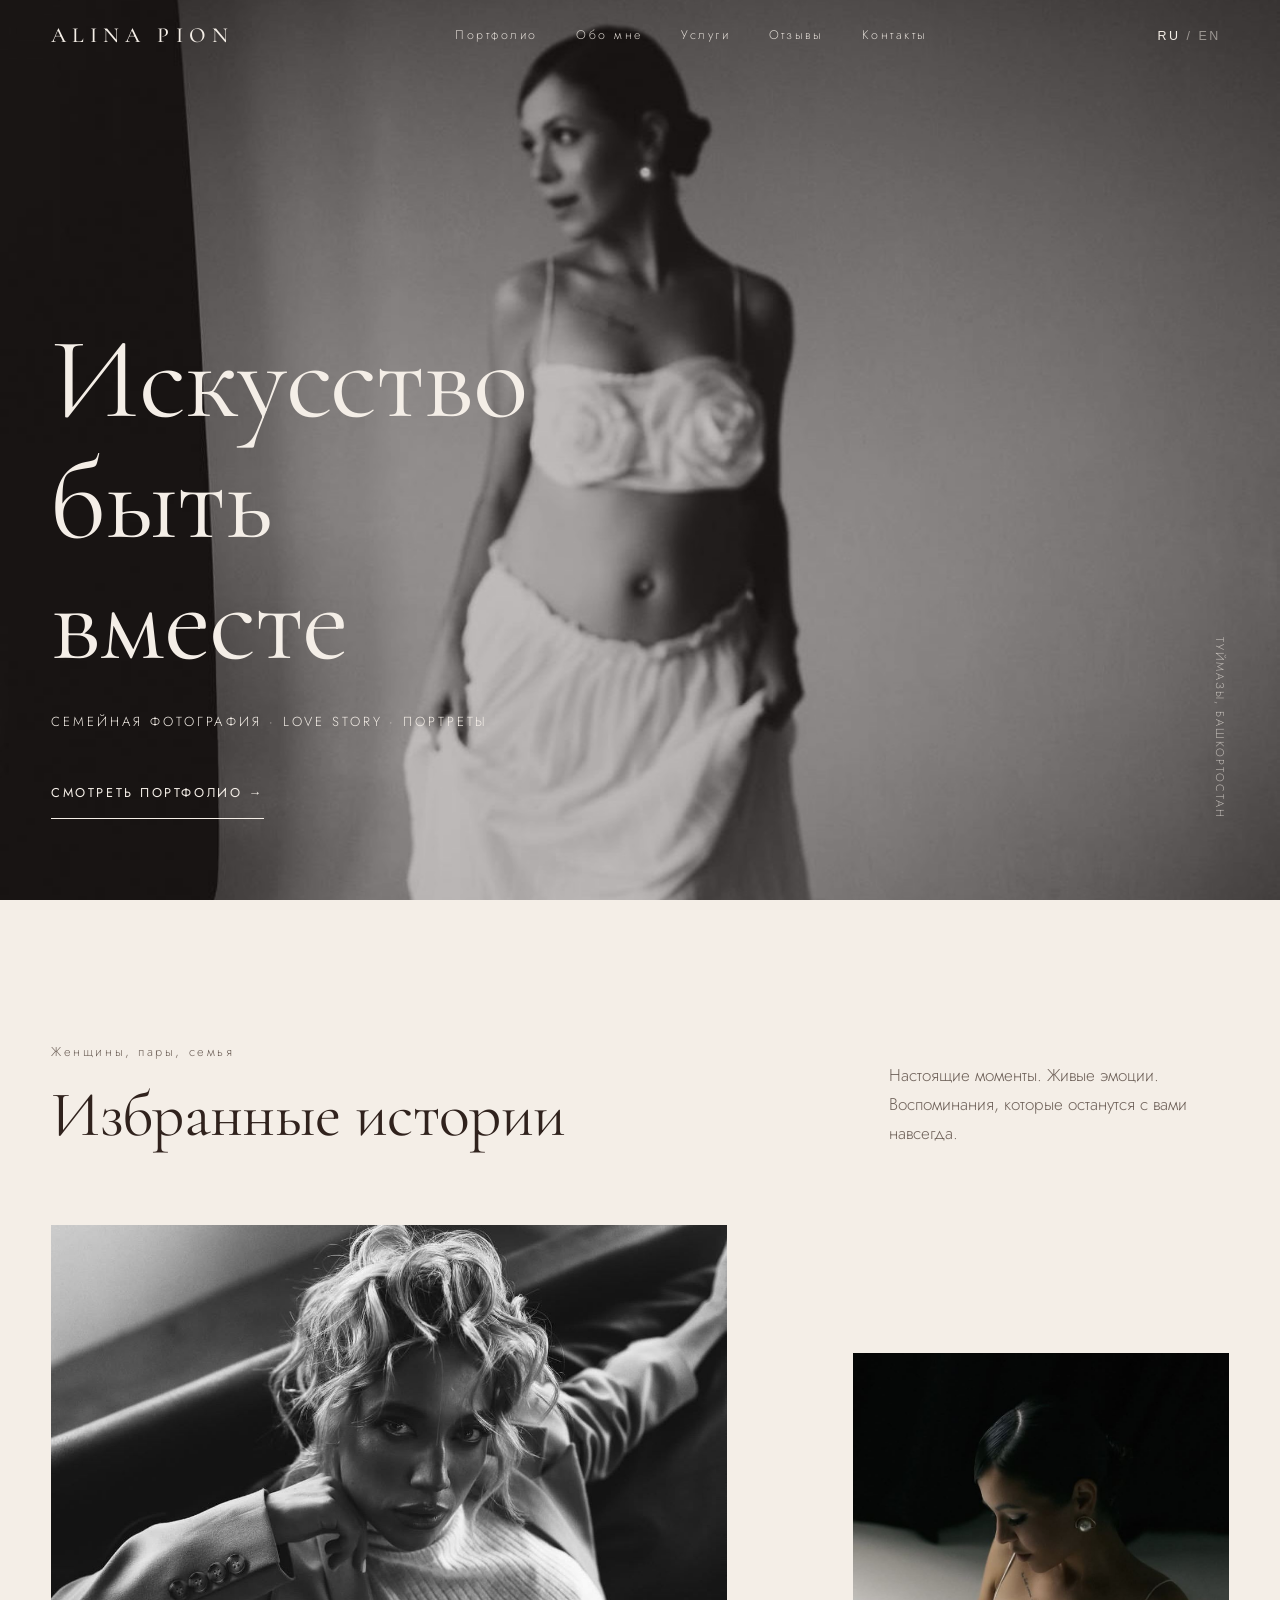
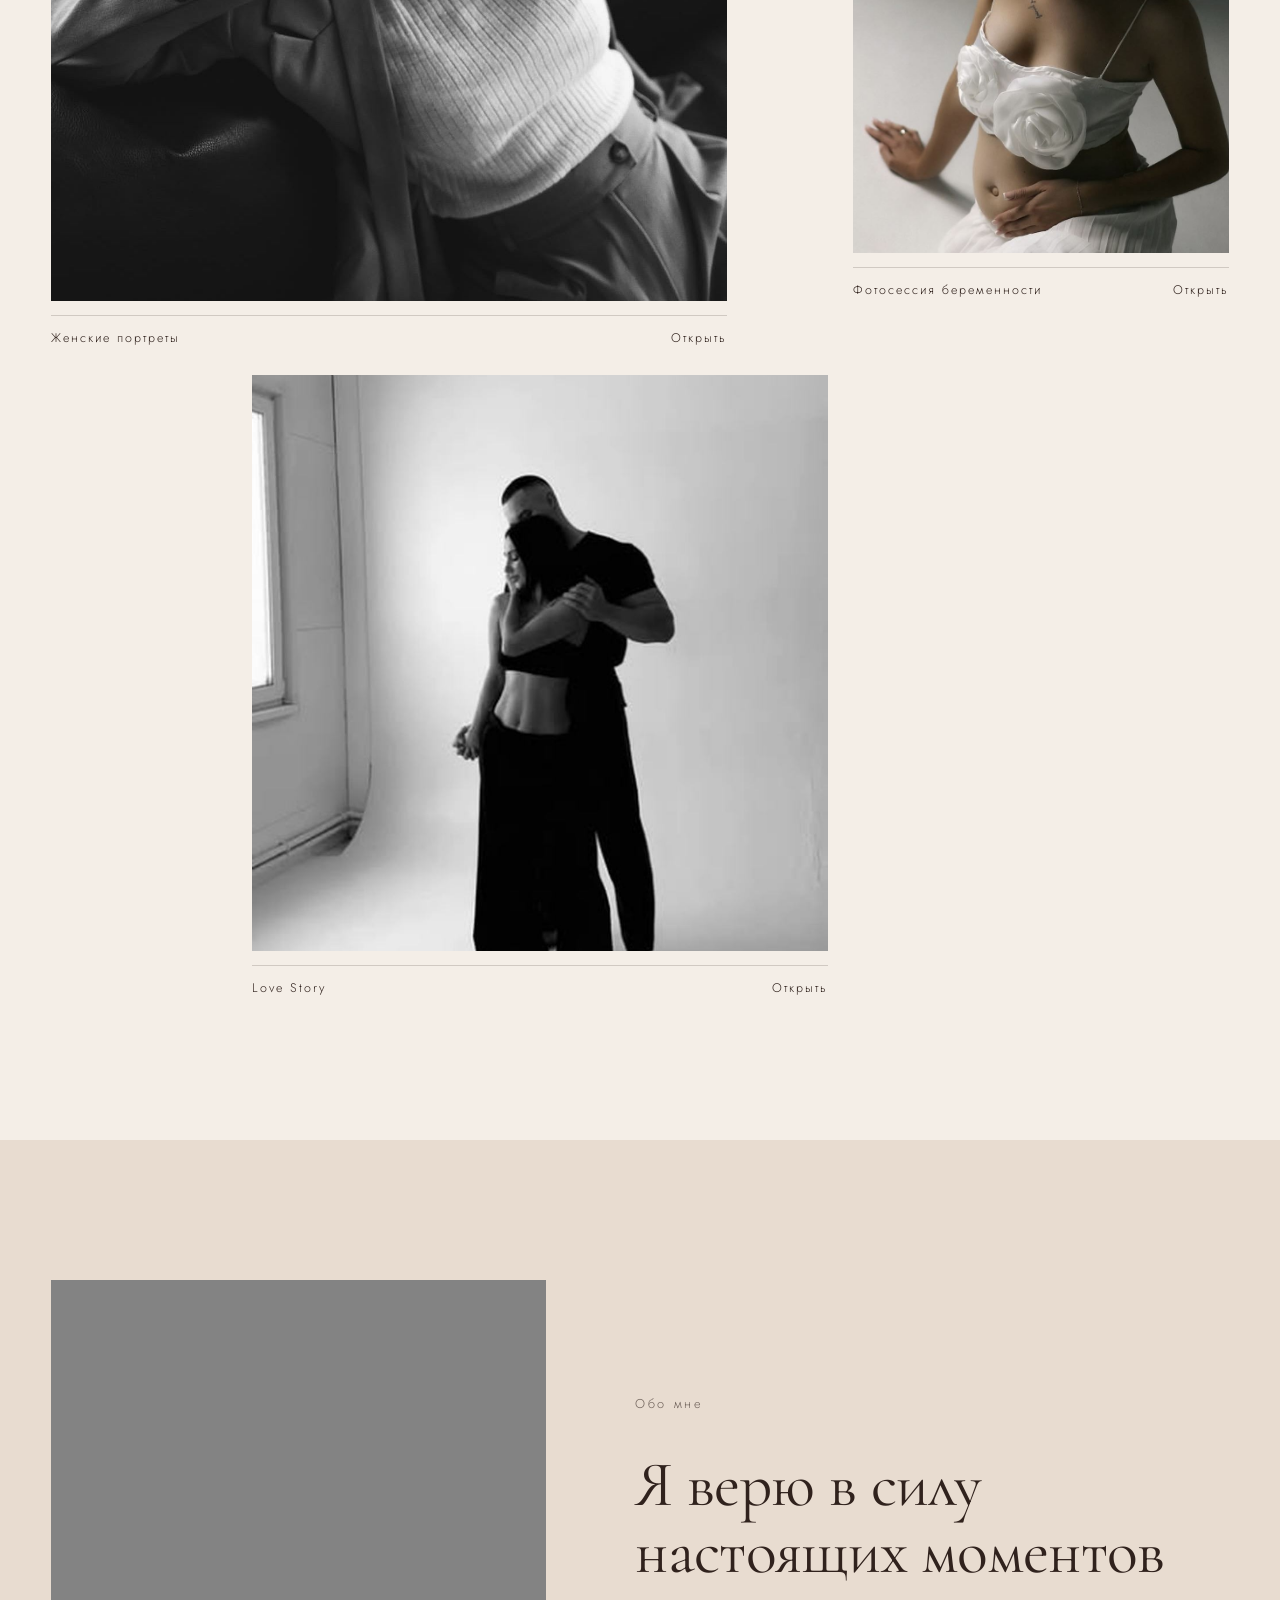
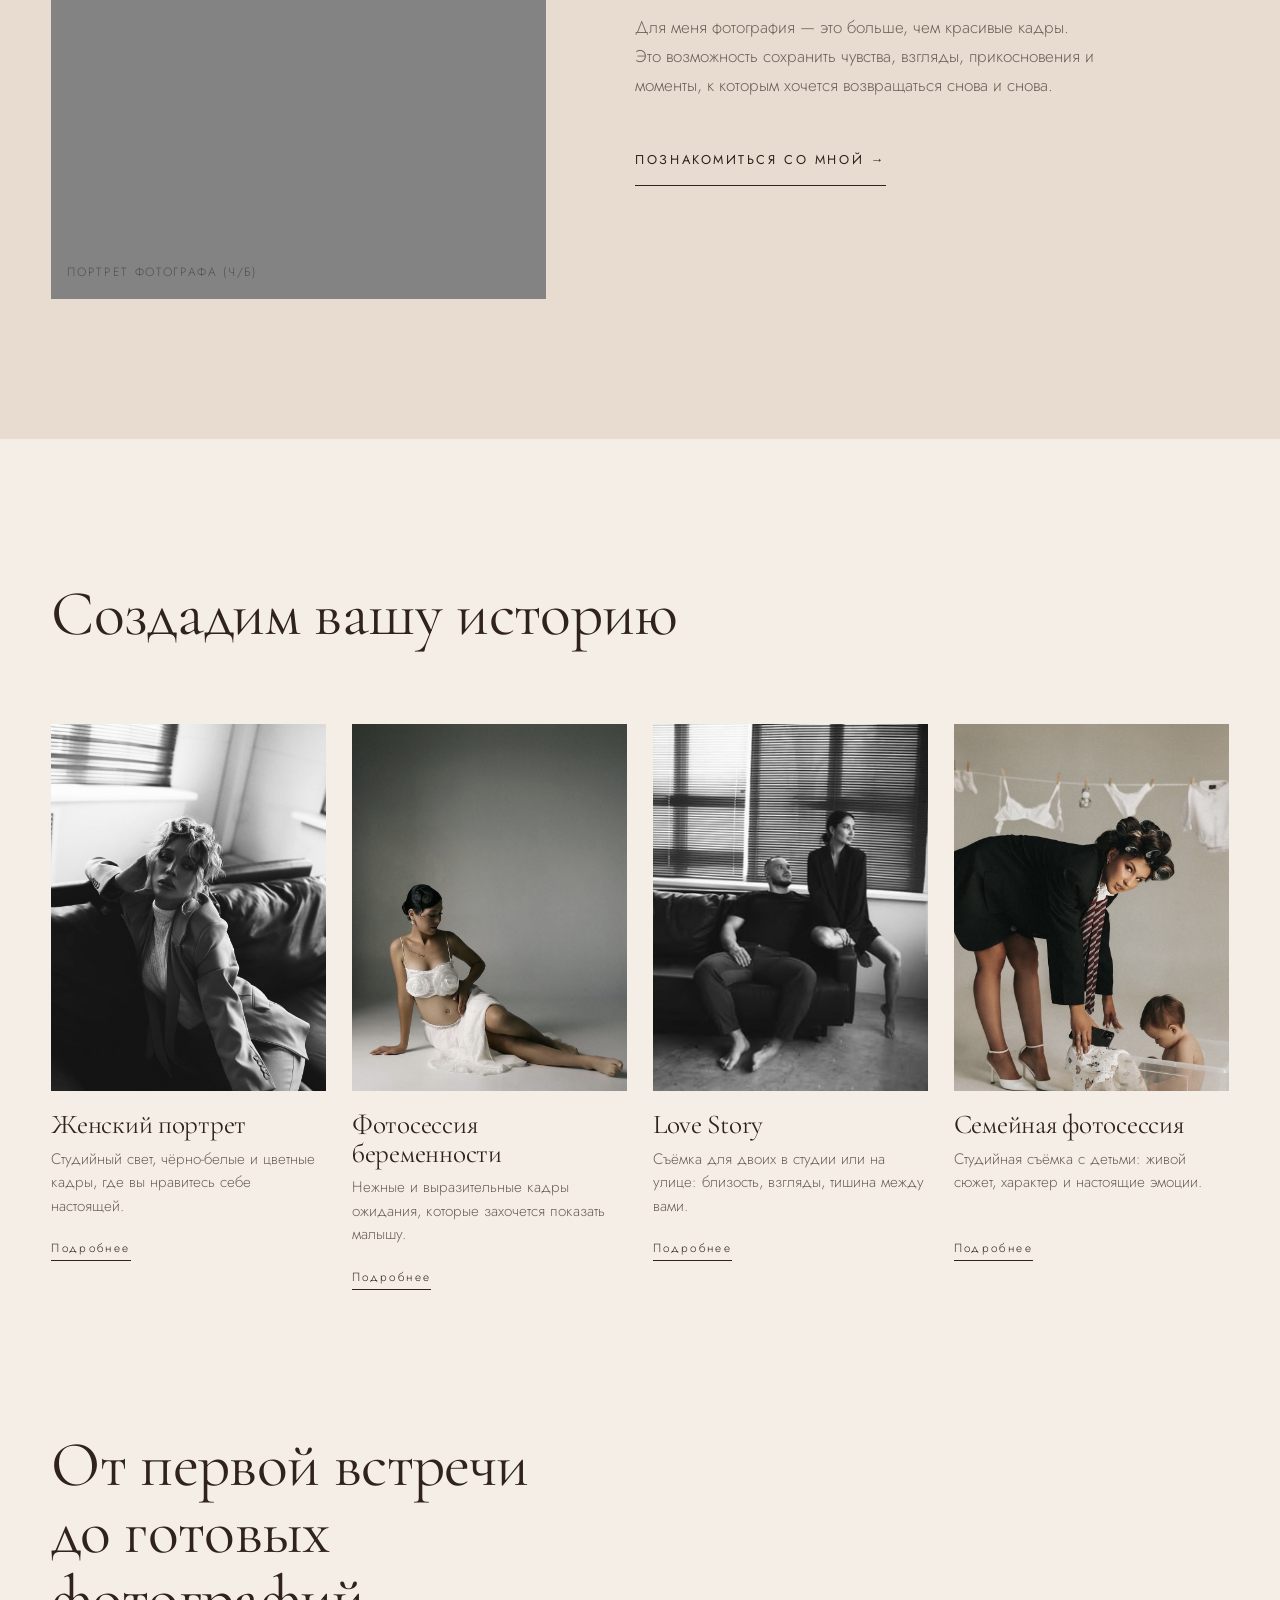
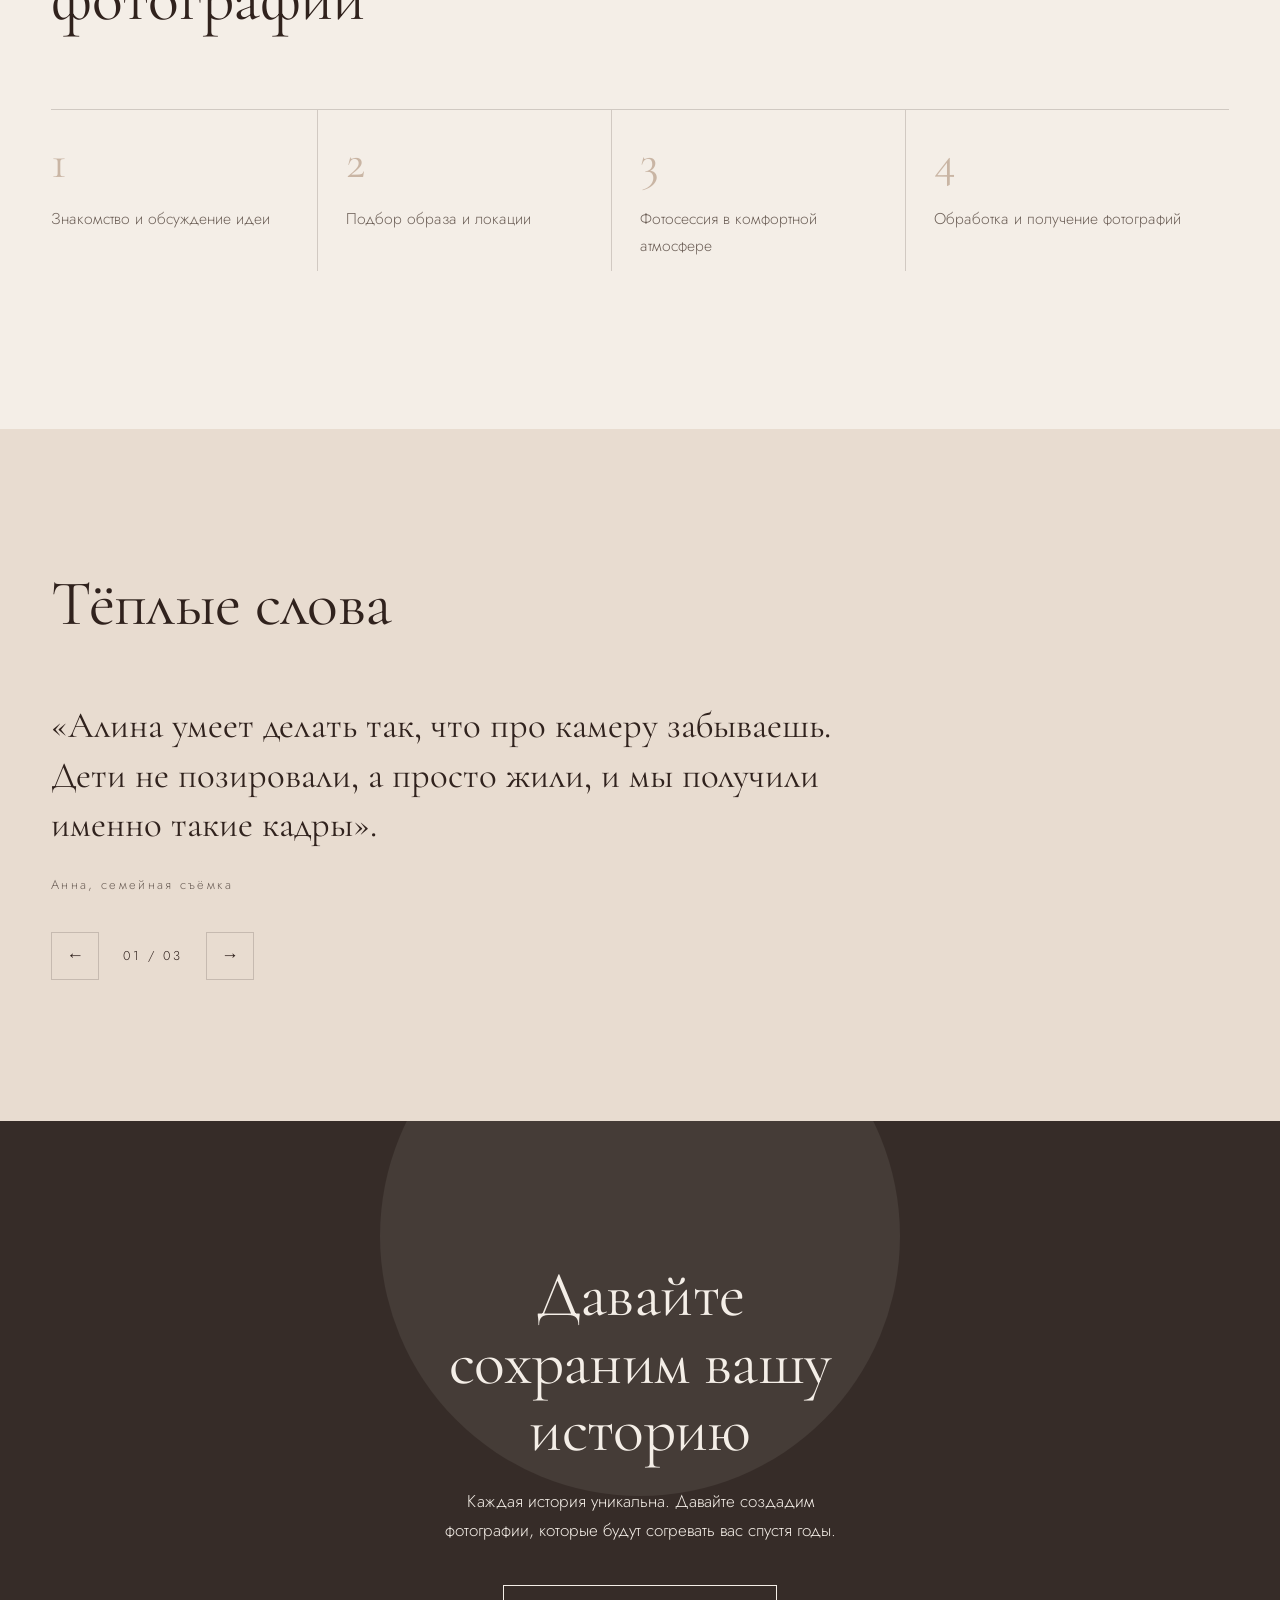
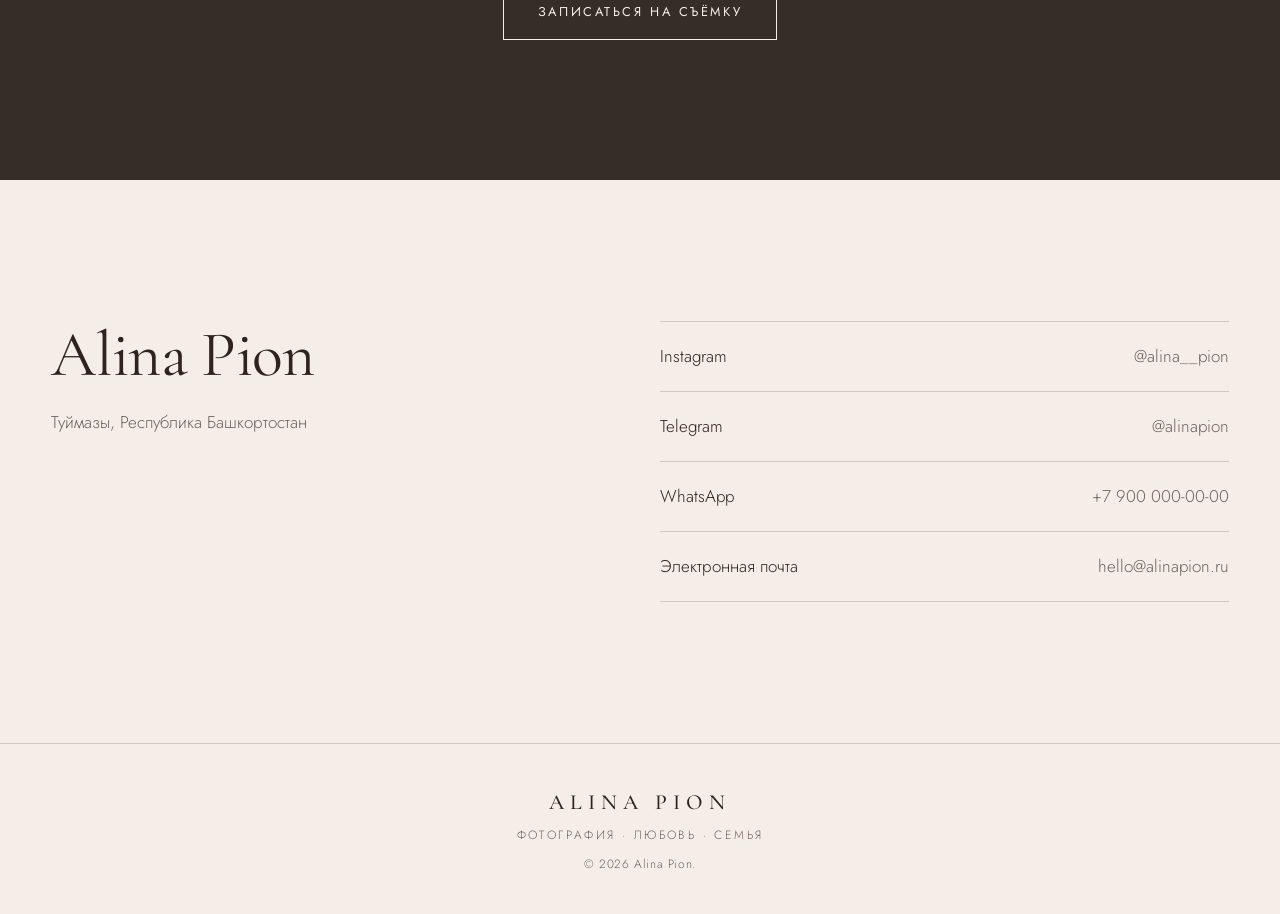
<file: index.html>
<!DOCTYPE html>
<html lang="ru">
<head>
<meta charset="utf-8">
<meta name="viewport" content="width=device-width, initial-scale=1, viewport-fit=cover">
<title>Alina Pion — фотограф в Туймазах: семейная фотография, Love Story, портреты</title>
<meta name="description" content="Alina Pion — фотограф из Туймазов (Башкортостан). Семейные фотосессии, Love Story, женские портреты, беременность, детская съёмка. Искусство быть вместе.">
<link rel="preconnect" href="https://fonts.googleapis.com">
<link rel="preconnect" href="https://fonts.gstatic.com" crossorigin>
<link href="https://fonts.googleapis.com/css2?family=Cormorant+Garamond:ital,wght@0,400;0,500;1,400&family=Jost:wght@300;400;500&display=swap" rel="stylesheet">
<link rel="stylesheet" href="styles.css">
</head>
<body>
<header id="top">
 <div class="wrap bar">
  <a class="logo" href="#hero" aria-label="Alina Pion — на главную">ALINA PION</a>
  <nav id="nav" aria-label="Основное меню">
   <ul>
    <li><a href="#portfolio" data-ru="Портфолио" data-en="Portfolio">Портфолио</a></li>
    <li><a href="#about" data-ru="Обо мне" data-en="About">Обо мне</a></li>
    <li><a href="#services" data-ru="Услуги" data-en="Services">Услуги</a></li>
    <li><a href="#reviews" data-ru="Отзывы" data-en="Reviews">Отзывы</a></li>
    <li><a href="#contacts" data-ru="Контакты" data-en="Contacts">Контакты</a></li>
   </ul>
  </nav>
  <div class="right">
   <button class="lang" id="lang" aria-label="Сменить язык"><b>RU</b> <i>/</i> <i>EN</i></button>
   <button class="burger" id="burger" aria-label="Открыть меню" aria-expanded="false"><span></span><span></span></button>
  </div>
 </div>
</header>

<main>
<section class="hero" id="hero">
 <div class="bg" id="herobg" data-img="i0518" data-bg="1" role="img" aria-label="Студийный чёрно-белый портрет (временное изображение)">
  <div class="sun"></div><div class="hill"></div><div class="veil"></div>
 </div>
 <div class="wrap">
  <h1 class="load" data-ru="Искусство быть вместе" data-en="The art of being together">Искусство быть вместе</h1>
  <p class="sub load l2" data-ru="СЕМЕЙНАЯ ФОТОГРАФИЯ · LOVE STORY · ПОРТРЕТЫ" data-en="FAMILY PHOTOGRAPHY · LOVE STORY · PORTRAITS">СЕМЕЙНАЯ ФОТОГРАФИЯ · LOVE STORY · ПОРТРЕТЫ</p>
  <div class="load l3"><a class="btn" href="#portfolio" data-ru="СМОТРЕТЬ ПОРТФОЛИО →" data-en="VIEW PORTFOLIO →">СМОТРЕТЬ ПОРТФОЛИО →</a></div>
  <span class="note">ТУЙМАЗЫ, БАШКОРТОСТАН</span>
 </div>
</section>

<section id="portfolio">
 <div class="wrap">
  <div class="head rv">
   <div><p class="kicker">Женщины, пары, семья</p><h2 data-ru="Избранные истории" data-en="Selected stories">Избранные истории</h2></div>
   <p class="d">Настоящие моменты. Живые эмоции. Воспоминания, которые останутся с вами навсегда.</p>
  </div>
  <div class="grid">
   <button class="tile t1 zoom rv" data-g="0"><div class="ph" style="--c:#2b2522;color:rgba(244,238,231,.7)"><div class="inner" data-img="i0512"></div><span>ЖЕНСКИЙ ПОРТРЕТ</span></div><span class="cap"><span>Женские портреты</span><span>Открыть</span></span></button>
   <button class="tile t2 zoom rv" data-g="1"><div class="ph" style="--c:#d9d4cd"><div class="inner" data-img="i0513"></div><span>БЕРЕМЕННОСТЬ</span></div><span class="cap"><span>Фотосессия беременности</span><span>Открыть</span></span></button>
   <button class="tile t3 zoom rv" data-g="2"><div class="ph" style="--c:#8d8883"><div class="inner" data-img="lstand"></div><span>LOVE STORY</span></div><span class="cap"><span>Love Story</span><span>Открыть</span></span></button>
  </div>
 </div>
</section>

<section class="about" id="about">
 <div class="wrap cols">
  <div class="rv"><div class="ph"><span>ПОРТРЕТ ФОТОГРАФА (Ч/Б)</span></div></div>
  <div class="rv">
   <p class="kicker">Обо мне</p>
   <h2>Я верю в силу настоящих моментов</h2>
   <p style="margin-top:28px">Для меня фотография — это больше, чем красивые кадры. Это возможность сохранить чувства, взгляды, прикосновения и моменты, к которым хочется возвращаться снова и снова.</p>
   <a class="btn" href="#contacts">ПОЗНАКОМИТЬСЯ СО МНОЙ →</a>
  </div>
 </div>
</section>

<section id="services">
 <div class="wrap">
  <h2 class="rv" data-ru="Создадим вашу историю" data-en="Let’s create your story">Создадим вашу историю</h2>
  <div class="svc">
   <article class="card zoom rv"><div class="ph" style="--c:#2b2522"><div class="inner" data-img="i0511"></div></div><h3>Женский портрет</h3><p>Студийный свет, чёрно-белые и цветные кадры, где вы нравитесь себе настоящей.</p><a href="#contacts">Подробнее</a></article>
   <article class="card zoom rv"><div class="ph" style="--c:#d9d4cd"><div class="inner" data-img="i0515"></div></div><h3>Фотосессия беременности</h3><p>Нежные и выразительные кадры ожидания, которые захочется показать малышу.</p><a href="#contacts">Подробнее</a></article>
   <article class="card zoom rv"><div class="ph" style="--c:#8d8883"><div class="inner" data-img="lsofa"></div></div><h3>Love Story</h3><p>Съёмка для двоих в студии или на улице: близость, взгляды, тишина между вами.</p><a href="#contacts">Подробнее</a></article>
   <article class="card zoom rv"><div class="ph" style="--c:#C9B5A4"><div class="inner" data-img="i0503"></div></div><h3>Семейная фотосессия</h3><p>Студийная съёмка с детьми: живой сюжет, характер и настоящие эмоции.</p><a href="#contacts">Подробнее</a></article>
  </div>
 </div>
</section>

<section id="process" style="padding-top:0">
 <div class="wrap">
  <h2 class="rv" style="max-width:16ch">От первой встречи до готовых фотографий</h2>
  <ol class="steps rv" style="list-style:none;padding:0">
   <li class="step"><b>1</b><p>Знакомство и обсуждение идеи</p></li>
   <li class="step"><b>2</b><p>Подбор образа и локации</p></li>
   <li class="step"><b>3</b><p>Фотосессия в комфортной атмосфере</p></li>
   <li class="step"><b>4</b><p>Обработка и получение фотографий</p></li>
  </ol>
 </div>
</section>

<section class="rev" id="reviews">
 <div class="wrap">
  <h2 class="rv" data-ru="Тёплые слова" data-en="Warm words">Тёплые слова</h2>
  <div class="slider rv" aria-roledescription="карусель">
   <div class="slides" id="slides">
    <figure class="slide on" style="margin:0"><blockquote>«Алина умеет делать так, что про камеру забываешь. Дети не позировали, а просто жили, и мы получили именно такие кадры».</blockquote><cite>Анна, семейная съёмка</cite></figure>
    <figure class="slide" style="margin:0"><blockquote>«Было спокойно и тепло. Смотрю фотографии и вспоминаю не позы, а чувства того дня».</blockquote><cite>Мария и Артём, Love Story</cite></figure>
    <figure class="slide" style="margin:0"><blockquote>«Я не любила себя на фото. После этой съёмки впервые захотелось распечатать и повесить на стену».</blockquote><cite>Диана, женский портрет</cite></figure>
   </div>
   <div class="ctrl"><button id="prev" aria-label="Предыдущий отзыв">←</button><span id="cnt">01 / 03</span><button id="next" aria-label="Следующий отзыв">→</button></div>
  </div>
 </div>
</section>

<section class="cta" id="book">
 <div class="wrap">
  <h2 class="rv">Давайте сохраним вашу историю</h2>
  <p class="rv">Каждая история уникальна. Давайте создадим фотографии, которые будут согревать вас спустя годы.</p>
  <a class="btn rv" href="https://t.me/alinapion" target="_blank" rel="noopener" data-ru="ЗАПИСАТЬСЯ НА СЪЁМКУ" data-en="BOOK A SESSION">ЗАПИСАТЬСЯ НА СЪЁМКУ</a>
 </div>
</section>

<section id="contacts">
 <div class="wrap contacts">
  <div class="rv"><h2>Alina Pion</h2><address>Туймазы, Республика Башкортостан</address></div>
  <ul class="clist rv">
   <li><a href="https://instagram.com/alina__pion" target="_blank" rel="noopener">Instagram <span>@alina__pion</span></a></li>
   <li><a href="https://t.me/alinapion" target="_blank" rel="noopener">Telegram <span>@alinapion</span></a></li>
   <li><a href="https://wa.me/79000000000" target="_blank" rel="noopener">WhatsApp <span>+7 900 000-00-00</span></a></li>
   <li><a href="mailto:hello@alinapion.ru">Электронная почта <span>hello@alinapion.ru</span></a></li>
  </ul>
 </div>
</section>
</main>

<footer>
 <div class="wrap">
  <span class="logo">ALINA PION</span>
  <p>ФОТОГРАФИЯ · ЛЮБОВЬ · СЕМЬЯ</p>
  <p>© 2026 Alina Pion.</p>
 </div>
</footer>

<div class="lb" id="lb" role="dialog" aria-modal="true" aria-label="Галерея">
 <div class="top"><span id="lbt"></span><span id="lbc"></span><button id="lbx">ЗАКРЫТЬ ✕</button></div>
 <div class="stage"><button id="lbp" aria-label="Назад">←</button><div class="frame" id="frame"></div><button id="lbn" aria-label="Вперёд">→</button></div>
</div>

<script src="script.js" defer></script>
</body>
</html>
</file>
<file: styles.css>
:root{--milk:#F4EEE7;--beige:#E8DCD0;--sand:#C9B5A4;--choc:#30221D;--grey:#A69A91;--bg:var(--milk);--ink:var(--choc);--soft:#6f625a;--line:rgba(48,34,29,.18);
--serif:"Cormorant Garamond","Times New Roman",serif;--sans:"Jost","Helvetica Neue",Arial,sans-serif;
box-sizing:border-box;padding-top:env(safe-area-inset-top,0px);padding-bottom:env(safe-area-inset-bottom,0px)}
@media (prefers-color-scheme:dark){:root:not([data-theme="light"]){--bg:#241a16;--ink:#F4EEE7;--soft:#bfb2a8;--line:rgba(244,238,231,.2)}}
*,*::before,*::after{box-sizing:inherit}
html{scroll-behavior:smooth;scroll-padding-top:calc(72px + env(safe-area-inset-top,0px))}
body{margin:0;background:var(--bg);color:var(--ink);font:300 17px/1.7 var(--sans);-webkit-font-smoothing:antialiased}
a{color:inherit;text-decoration:none}
:focus-visible{outline:1px solid var(--ink);outline-offset:4px}
h1,h2,h3{font-family:var(--serif);font-weight:400;line-height:1.05;margin:0;letter-spacing:-.01em}
h2{font-size:clamp(2.2rem,5vw,4rem)}
p{margin:0}
.wrap{max-width:1280px;margin:0 auto;padding:0 clamp(20px,4vw,56px)}
section{padding:clamp(72px,11vw,160px) 0}
.kicker{font-size:.8rem;letter-spacing:.2em;color:var(--soft);margin-bottom:18px}
.btn{display:inline-flex;align-items:center;gap:14px;font:400 .8rem/1 var(--sans);letter-spacing:.2em;padding:18px 0;border:0;border-bottom:1px solid currentColor;background:none;color:inherit;cursor:pointer;transition:gap .4s,opacity .4s}
.btn:hover{gap:26px;opacity:.7}
.ph{position:relative;overflow:hidden;background:var(--c,var(--beige));color:rgba(48,34,29,.55);display:flex;align-items:flex-end;padding:16px;font-size:.75rem;letter-spacing:.14em}
.ph>span{position:relative;z-index:1}
.ph::after{content:"";position:absolute;inset:0;background:var(--sun,none)}
.ph img{position:absolute;inset:0;width:100%;height:100%;object-fit:cover;transition:transform 1.4s cubic-bezier(.2,.7,.2,1)}
.zoom:hover .ph img,.zoom:hover .ph{transform:none}
.zoom .inner{transition:transform 1.4s cubic-bezier(.2,.7,.2,1);position:absolute;inset:0;background-color:var(--c);background-size:cover;background-position:center 25%;background-repeat:no-repeat}
.zoom:hover .inner{transform:scale(1.04)}.inner{background-size:cover;background-position:center 25%}.ph.img>span{display:none}.hero .sun,.hero .hill{display:none}.hero .veil{background:rgba(30,22,19,.42)}.hero .bg{background-size:cover;background-position:center 30%}
/* header */
header{position:fixed;top:0;left:0;right:0;z-index:50;padding-top:env(safe-area-inset-top,0px);transition:background .5s,color .5s;color:var(--milk)}
header.solid{background:var(--bg);color:var(--ink);border-bottom:1px solid var(--line)}
.bar{display:flex;align-items:center;justify-content:space-between;height:72px}
.logo{font:500 1rem/1 var(--serif);font-size:1.35rem;letter-spacing:.28em}
nav ul{display:flex;gap:clamp(18px,3vw,44px);list-style:none;margin:0;padding:0;font-size:.78rem;letter-spacing:.2em}
nav a{opacity:.85;transition:opacity .3s}nav a:hover{opacity:1}
.lang{font-size:.78rem;letter-spacing:.2em;background:none;border:0;color:inherit;cursor:pointer;padding:8px}
.lang b{font-weight:500}.lang i{opacity:.5;font-style:normal}
.right{display:flex;align-items:center;gap:20px}
.burger{display:none;background:none;border:0;color:inherit;width:44px;height:44px;cursor:pointer;position:relative}
.burger span{position:absolute;left:10px;right:10px;height:1px;background:currentColor;transition:.35s}
.burger span:nth-child(1){top:18px}.burger span:nth-child(2){top:26px}
.open .burger span:nth-child(1){top:22px;transform:rotate(45deg)}.open .burger span:nth-child(2){top:22px;transform:rotate(-45deg)}
@media(max-width:860px){
 .burger{display:block}
 nav{position:fixed;inset:0;background:var(--bg);color:var(--ink);display:flex;align-items:center;padding:0 28px;opacity:0;visibility:hidden;transition:.5s;z-index:-1}
 .open nav{opacity:1;visibility:visible}
 .open header,header.open{color:var(--ink)}
 nav ul{flex-direction:column;gap:22px;font:400 2.2rem/1 var(--serif);letter-spacing:0}
}
/* hero */
.hero{position:relative;height:100svh;min-height:600px;padding:0;overflow:hidden;color:var(--milk);background:var(--choc)}
.hero .bg{position:absolute;inset:-8% 0;background-color:#58524d;background-size:cover;background-position:center 30%;background-repeat:no-repeat;will-change:transform}
.hero .sun{position:absolute;right:12%;top:20%;width:clamp(140px,22vw,320px);aspect-ratio:3/4;background:#d6d1ca;opacity:.16}
.hero .hill{position:absolute;left:0;right:0;bottom:0;height:34%;background:#30221D}
.hero .veil{position:absolute;inset:0;background:rgba(48,34,29,.28)}
.hero .wrap{position:relative;height:100%;display:flex;flex-direction:column;justify-content:flex-end;padding-bottom:clamp(48px,9vh,110px)}
.hero h1{font-size:clamp(3.2rem,9vw,8.5rem);max-width:9ch;margin-bottom:28px}
.hero p.sub{font-size:.82rem;letter-spacing:.22em;margin-bottom:36px}
.hero .note{position:absolute;right:clamp(20px,4vw,56px);bottom:clamp(48px,9vh,110px);font-size:.7rem;letter-spacing:.18em;opacity:.65;writing-mode:vertical-rl}
.load{opacity:0;transform:translateY(24px);animation:in 1.4s cubic-bezier(.2,.7,.2,1) forwards}
.l2{animation-delay:.25s}.l3{animation-delay:.5s}
@keyframes in{to{opacity:1;transform:none}}
/* reveal */
.rv{opacity:0;transform:translateY(28px);transition:opacity 1.2s ease,transform 1.2s cubic-bezier(.2,.7,.2,1)}
.rv.on{opacity:1;transform:none}
/* portfolio */
.head{display:grid;grid-template-columns:1fr 1fr;gap:40px;align-items:end;margin-bottom:clamp(40px,6vw,80px)}
.head p.d{color:var(--soft);max-width:34ch;justify-self:end}
.grid{display:grid;grid-template-columns:repeat(12,1fr);gap:clamp(12px,2vw,28px);align-items:start}
.tile{cursor:pointer;display:block;background:none;border:0;padding:0;text-align:left;color:inherit;font:inherit}
.tile .ph{aspect-ratio:var(--r)}
.tile figcaption,.tile .cap{margin-top:14px;display:flex;justify-content:space-between;border-top:1px solid var(--line);padding-top:12px;font-size:.78rem;letter-spacing:.16em}
.t1{grid-column:1/8}.t2{grid-column:9/13;margin-top:clamp(40px,10vw,140px)}.t3{grid-column:3/9}
.t1{--r:1/1}.t2{--r:3/4}.t3{--r:1/1}
@media(max-width:700px){.head{grid-template-columns:1fr}.head p.d{justify-self:start}.t1,.t2,.t3{grid-column:1/-1;margin-top:0;--r:4/5}}
/* about */
.about{background:var(--beige)}
.about .cols{display:grid;grid-template-columns:5fr 6fr;gap:clamp(32px,7vw,110px);align-items:center}
.about .ph{aspect-ratio:4/5;--c:#8d8179;filter:grayscale(1)}
.about h2{margin-bottom:28px}.about p{max-width:46ch;color:var(--soft);margin-bottom:36px}
@media(max-width:760px){.about .cols{grid-template-columns:1fr}}
/* services */
.svc{display:grid;grid-template-columns:repeat(4,1fr);gap:clamp(14px,2vw,28px);margin-top:clamp(40px,6vw,80px)}
.card .ph{aspect-ratio:3/4}
.card h3{font-size:1.7rem;margin:20px 0 8px}.card p{color:var(--soft);font-size:.95rem;line-height:1.55;margin-bottom:14px;min-height:4.6em}
.card a{font-size:.74rem;letter-spacing:.2em;border-bottom:1px solid currentColor;padding-bottom:4px}
@media(max-width:1000px){.svc{grid-template-columns:1fr 1fr}}@media(max-width:520px){.svc{grid-template-columns:1fr}}
/* steps */
.steps{display:grid;grid-template-columns:repeat(4,1fr);margin-top:clamp(40px,6vw,80px);border-top:1px solid var(--line)}
.step{padding:28px 28px 12px 0;border-right:1px solid var(--line);margin-right:28px}
.step:last-child{border:0;margin:0}
.step b{display:block;font:400 3rem/1 var(--serif);color:var(--sand);margin-bottom:20px}
.step p{color:var(--soft);font-size:.98rem}
@media(max-width:900px){.steps{grid-template-columns:1fr 1fr}.step:nth-child(2){border:0;margin:0}.step{padding-bottom:28px}}
@media(max-width:520px){.steps{grid-template-columns:1fr}.step{border:0;margin:0;border-bottom:1px solid var(--line)}}
/* reviews */
.rev{background:var(--beige)}
.slider{position:relative;margin-top:clamp(32px,5vw,64px);max-width:860px}
.slides{display:grid}
.slide{grid-area:1/1;opacity:0;visibility:hidden;transition:opacity .9s,visibility .9s}
.slide.on{opacity:1;visibility:visible}
.slide blockquote{margin:0;font:400 clamp(1.5rem,3vw,2.3rem)/1.35 var(--serif)}
.slide cite{display:block;margin-top:24px;font-style:normal;font-size:.8rem;letter-spacing:.18em;color:var(--soft)}
.ctrl{display:flex;gap:24px;align-items:center;margin-top:36px;font-size:.8rem;letter-spacing:.2em}
.ctrl button{width:48px;height:48px;border:1px solid var(--line);background:none;color:inherit;cursor:pointer;font-size:1.1rem;transition:background .3s}
.ctrl button:hover{background:rgba(48,34,29,.08)}
/* cta */
.cta{position:relative;color:var(--milk);background:#3a322e;text-align:center;overflow:hidden}
.cta::before{content:"";position:absolute;left:50%;top:-22%;width:min(60vw,520px);aspect-ratio:1;border-radius:50%;background:#cfcac4;opacity:.16;transform:translateX(-50%)}
.cta::after{content:"";position:absolute;inset:0;background:rgba(48,34,29,.38)}
.cta .wrap{position:relative;z-index:1}
.cta h2{max-width:14ch;margin:0 auto 24px}.cta p{max-width:44ch;margin:0 auto 40px;opacity:.9}
.cta .btn{border:1px solid var(--milk);padding:20px 34px}
.cta .btn:hover{background:var(--milk);color:var(--choc);opacity:1}
/* contacts */
.contacts{display:grid;grid-template-columns:1fr 1fr;gap:40px}
.clist{list-style:none;margin:0;padding:0}
.clist li{border-top:1px solid var(--line)}.clist li:last-child{border-bottom:1px solid var(--line)}
.clist a{display:flex;justify-content:space-between;padding:20px 0;transition:padding .4s}
.clist a:hover{padding-left:12px}.clist span{color:var(--soft)}
.contacts address{font-style:normal;color:var(--soft);margin-top:20px}
@media(max-width:760px){.contacts{grid-template-columns:1fr}}
footer{border-top:1px solid var(--line);padding:48px 0 40px;text-align:center}
footer .logo{display:block;margin-bottom:12px}
footer p{font-size:.75rem;letter-spacing:.2em;color:var(--soft)}footer p+p{margin-top:8px;letter-spacing:.05em}
/* lightbox */
.lb{position:fixed;inset:0;z-index:100;background:#1d1411;color:var(--milk);display:none;flex-direction:column;padding:env(safe-area-inset-top,0px) 0 env(safe-area-inset-bottom,0px)}
.lb.show{display:flex;animation:fade .5s}
@keyframes fade{from{opacity:0}}
.lb .top{display:flex;justify-content:space-between;align-items:center;padding:18px clamp(20px,4vw,56px);font-size:.8rem;letter-spacing:.2em}
.lb .top button{background:none;border:0;color:inherit;font:inherit;letter-spacing:.2em;cursor:pointer;padding:10px}
.lb .stage{flex:1;display:flex;align-items:center;justify-content:center;gap:16px;padding:0 clamp(8px,3vw,40px) 28px;min-height:0}
.lb .stage>button{background:none;border:0;color:inherit;font-size:2rem;cursor:pointer;width:48px;height:64px;flex:none}
.lb .frame{flex:1;height:100%;max-width:1000px;display:flex;align-items:flex-end;padding:20px;font-size:.8rem;letter-spacing:.16em;color:rgba(48,34,29,.6);transition:background .6s}
@media(prefers-reduced-motion:reduce){*{animation:none!important;transition:none!important;scroll-behavior:auto!important}.load,.rv{opacity:1;transform:none}}
</file>
